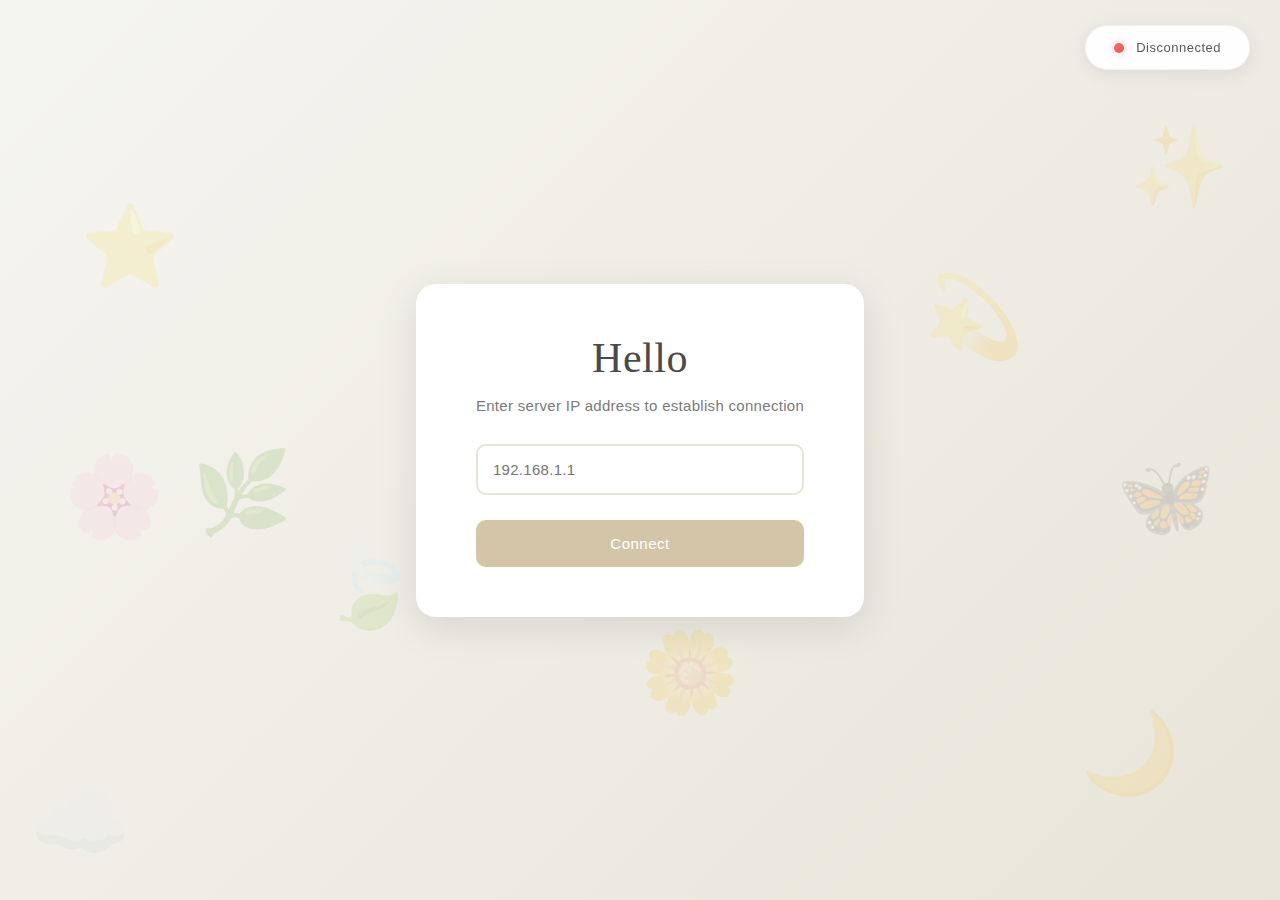
<file: index.html>
<!DOCTYPE html>
<html lang="en">
<head>
    <meta charset="UTF-8">
    <meta name="viewport" content="width=device-width, initial-scale=1.0">
    <title>Remote Admin Tool</title>
    <style>
        * {
            margin: 0;
            padding: 0;
            box-sizing: border-box;
        }

        @import url('https://fonts.googleapis.com/css2?family=Cormorant+Garamond:wght@300;400;500;600&family=Montserrat:wght@300;400;500;600&display=swap');

        body {
            font-family: 'Montserrat', 'Segoe UI', sans-serif;
            background: linear-gradient(135deg, #f5f5f0 0%, #e8e4d9 100%);
            overflow: hidden;
            height: 100vh;
        }

        h1, h2, h3, .elegant-text {
            font-family: 'Cormorant Garamond', serif;
            font-weight: 400;
            letter-spacing: 0.5px;
        }

        /* Smooth transitions for all elements */
        * {
            transition: all 0.4s cubic-bezier(0.4, 0, 0.2, 1);
        }

        button, input {
            transition: all 0.3s cubic-bezier(0.4, 0, 0.2, 1);
        }

        /* Connection Status */
        .status-indicator {
            position: fixed;
            top: 25px;
            right: 30px;
            display: flex;
            align-items: center;
            gap: 12px;
            background: rgba(255, 255, 255, 0.95);
            backdrop-filter: blur(10px);
            padding: 14px 28px;
            border-radius: 30px;
            box-shadow: 0 4px 20px rgba(0,0,0,0.08);
            z-index: 1000;
            border: 1px solid rgba(212, 197, 169, 0.2);
        }

        .status-box {
            width: 10px;
            height: 10px;
            border-radius: 50%;
            transition: all 0.5s cubic-bezier(0.4, 0, 0.2, 1);
            position: relative;
        }

        .status-box::before {
            content: '';
            position: absolute;
            top: 50%;
            left: 50%;
            transform: translate(-50%, -50%);
            width: 100%;
            height: 100%;
            border-radius: 50%;
            opacity: 0;
            transition: all 0.5s cubic-bezier(0.4, 0, 0.2, 1);
        }

        .status-box.connected { 
            background: linear-gradient(135deg, #81c784, #66bb6a);
            box-shadow: 0 0 10px rgba(129, 199, 132, 0.4);
        }

        .status-box.connected::before {
            background: #66bb6a;
            animation: pulse 2s ease-in-out infinite;
        }

        .status-box.disconnected { 
            background: linear-gradient(135deg, #e57373, #ef5350);
            box-shadow: 0 0 10px rgba(229, 115, 115, 0.4);
        }

        @keyframes pulse {
            0%, 100% { opacity: 0; transform: translate(-50%, -50%) scale(1); }
            50% { opacity: 0.3; transform: translate(-50%, -50%) scale(2); }
        }

        .status-text {
            font-size: 13px;
            font-weight: 500;
            color: #5a5a5a;
            letter-spacing: 0.5px;
            font-family: 'Montserrat', sans-serif;
            transition: color 0.5s cubic-bezier(0.4, 0, 0.2, 1);
        }

        .status-text.success {
            color: #66bb6a;
        }

        /* Success Notification */
        .success-notification {
            position: fixed;
            top: 50%;
            left: 50%;
            transform: translate(-50%, -50%) scale(0.8);
            background: rgba(255, 255, 255, 0.98);
            backdrop-filter: blur(10px);
            padding: 40px 60px;
            border-radius: 20px;
            box-shadow: 0 10px 50px rgba(0,0,0,0.2);
            z-index: 300;
            opacity: 0;
            pointer-events: none;
            transition: all 0.5s cubic-bezier(0.34, 1.56, 0.64, 1);
            text-align: center;
            border: 2px solid #81c784;
        }

        .success-notification.show {
            opacity: 1;
            transform: translate(-50%, -50%) scale(1);
        }

        .success-notification .icon {
            font-size: 64px;
            margin-bottom: 20px;
        }

        .success-notification h3 {
            font-family: 'Cormorant Garamond', serif;
            font-size: 32px;
            color: #66bb6a;
            margin-bottom: 10px;
            font-weight: 400;
        }

        .success-notification p {
            font-family: 'Montserrat', sans-serif;
            font-size: 14px;
            color: #7a7a7a;
            letter-spacing: 0.3px;
        }

        /* Home Page */
        .home-page {
            display: flex;
            justify-content: center;
            align-items: center;
            height: 100vh;
            transition: opacity 0.8s cubic-bezier(0.4, 0, 0.2, 1), 
                        transform 0.8s cubic-bezier(0.4, 0, 0.2, 1);
        }

        .home-page.hidden {
            opacity: 0;
            transform: scale(0.95);
            pointer-events: none;
            position: absolute;
        }

        .connection-box {
            background: white;
            padding: 50px 60px;
            border-radius: 20px;
            box-shadow: 0 10px 40px rgba(0,0,0,0.1);
            text-align: center;
            min-width: 400px;
            transition: transform 0.4s cubic-bezier(0.4, 0, 0.2, 1),
                        box-shadow 0.4s cubic-bezier(0.4, 0, 0.2, 1);
        }

        .connection-box:hover {
            transform: translateY(-5px);
            box-shadow: 0 15px 50px rgba(0,0,0,0.15);
        }

        .connection-box h1 {
            color: #4a4a4a;
            font-size: 42px;
            margin-bottom: 15px;
            font-weight: 400;
            font-family: 'Cormorant Garamond', serif;
        }

        .connection-box p {
            color: #7a7a7a;
            margin-bottom: 30px;
            font-size: 15px;
            letter-spacing: 0.3px;
        }

        .input-group {
            margin-bottom: 25px;
        }

        .input-group input {
            width: 100%;
            padding: 15px;
            border: 2px solid #e8e4d9;
            border-radius: 10px;
            font-size: 15px;
            font-family: 'Montserrat', sans-serif;
            letter-spacing: 0.3px;
            transition: border 0.4s cubic-bezier(0.4, 0, 0.2, 1),
                        transform 0.4s cubic-bezier(0.4, 0, 0.2, 1),
                        box-shadow 0.4s cubic-bezier(0.4, 0, 0.2, 1);
        }

        .input-group input:focus {
            outline: none;
            border-color: #d4c5a9;
            transform: translateY(-2px);
            box-shadow: 0 5px 15px rgba(212, 197, 169, 0.2);
        }

        .btn-connect {
            width: 100%;
            padding: 15px;
            background: #d4c5a9;
            color: white;
            border: none;
            border-radius: 10px;
            font-size: 15px;
            cursor: pointer;
            transition: background 0.4s cubic-bezier(0.4, 0, 0.2, 1),
                        transform 0.4s cubic-bezier(0.4, 0, 0.2, 1),
                        box-shadow 0.4s cubic-bezier(0.4, 0, 0.2, 1);
            font-weight: 500;
            letter-spacing: 0.5px;
            font-family: 'Montserrat', sans-serif;
        }

        .btn-connect:hover {
            background: #c4b599;
            transform: translateY(-2px);
            box-shadow: 0 5px 20px rgba(196, 181, 153, 0.3);
        }

        .btn-connect:active {
            transform: translateY(0);
            box-shadow: 0 2px 10px rgba(196, 181, 153, 0.2);
        }

        /* Main Container */
        .main-container {
            display: none;
            height: 100vh;
            flex-direction: column;
            opacity: 0;
            transform: scale(0.95);
            transition: opacity 0.8s cubic-bezier(0.4, 0, 0.2, 1),
                        transform 0.8s cubic-bezier(0.4, 0, 0.2, 1);
        }

        .main-container.active {
            display: flex;
            opacity: 1;
            transform: scale(1);
        }

        /* Top Navigation Bar */
        .top-nav {
            background: white;
            padding: 15px 30px;
            box-shadow: 0 2px 10px rgba(0,0,0,0.1);
            position: relative;
            z-index: 100;
            display: flex;
            justify-content: center;
        }

        .nav-buttons {
            display: flex;
            gap: 10px;
            position: relative;
        }

        .nav-btn {
            padding: 12px 25px;
            background: transparent;
            border: none;
            border-radius: 8px;
            cursor: pointer;
            font-size: 13px;
            color: #6a6a6a;
            transition: all 0.4s cubic-bezier(0.4, 0, 0.2, 1);
            position: relative;
            z-index: 2;
            font-weight: 500;
            letter-spacing: 0.5px;
            font-family: 'Montserrat', sans-serif;
        }

        .nav-btn:hover {
            color: #4a4a4a;
            transform: translateY(-2px);
        }

        .nav-btn:active {
            transform: translateY(0);
        }

        .nav-indicator {
            position: absolute;
            height: 100%;
            background: #f5f5f0;
            border-radius: 8px;
            transition: all 0.6s cubic-bezier(0.34, 1.56, 0.64, 1);
            z-index: 1;
            top: 0;
            box-shadow: 0 2px 8px rgba(0,0,0,0.05);
        }

        /* Windows Container */
        .windows-container {
            flex: 1;
            overflow: hidden;
            position: relative;
        }

        .windows-wrapper {
            display: flex;
            height: 100%;
            transition: transform 0.8s cubic-bezier(0.34, 1.56, 0.64, 1);
        }

        .window {
            min-width: 100vw;
            height: 100%;
            padding: 40px;
            display: flex;
            flex-direction: column;
            align-items: center;
            justify-content: center;
        }

        .window-content {
            background: white;
            padding: 40px;
            border-radius: 20px;
            box-shadow: 0 10px 40px rgba(0,0,0,0.1);
            min-width: 500px;
            text-align: center;
            transition: transform 0.4s cubic-bezier(0.4, 0, 0.2, 1),
                        box-shadow 0.4s cubic-bezier(0.4, 0, 0.2, 1);
        }

        .window-content:hover {
            transform: translateY(-3px);
            box-shadow: 0 15px 50px rgba(0,0,0,0.15);
        }

        .window-content h2 {
            font-size: 36px;
            color: #4a4a4a;
            margin-bottom: 30px;
            font-weight: 400;
            font-family: 'Cormorant Garamond', serif;
            letter-spacing: 0.5px;
        }

        .action-buttons {
            display: flex;
            flex-direction: column;
            gap: 15px;
        }

        .action-btn {
            padding: 15px 30px;
            background: #f5f5f0;
            border: none;
            border-radius: 10px;
            cursor: pointer;
            font-size: 14px;
            color: #5a5a5a;
            transition: all 0.4s cubic-bezier(0.4, 0, 0.2, 1);
            font-family: 'Montserrat', sans-serif;
            font-weight: 500;
            letter-spacing: 0.4px;
        }

        .action-btn:hover {
            background: #d4c5a9;
            color: white;
            transform: translateX(5px);
            box-shadow: 0 5px 20px rgba(212, 197, 169, 0.3);
        }

        .action-btn:active {
            transform: translateX(3px);
        }

        .action-btn.danger {
            background: #ffe6e6;
            color: #d32f2f;
        }

        .action-btn.danger:hover {
            background: #d32f2f;
            color: white;
            transform: translateX(5px);
            box-shadow: 0 5px 20px rgba(211, 47, 47, 0.3);
        }

        .action-btn.success {
            background: #e8f5e9;
            color: #4caf50;
        }

        .action-btn.success:hover {
            background: #4caf50;
            color: white;
            transform: translateX(5px);
            box-shadow: 0 5px 20px rgba(76, 175, 80, 0.3);
        }

        /* Input Modal */
        .input-modal {
            display: none;
            position: fixed;
            top: 0;
            left: 0;
            width: 100%;
            height: 100%;
            background: rgba(0,0,0,0);
            z-index: 200;
            justify-content: center;
            align-items: center;
            transition: background 0.4s cubic-bezier(0.4, 0, 0.2, 1);
        }

        .input-modal.active {
            display: flex;
            background: rgba(0,0,0,0.5);
        }

        .modal-content {
            background: white;
            padding: 40px;
            border-radius: 20px;
            min-width: 400px;
            transform: scale(0.8);
            opacity: 0;
            transition: transform 0.4s cubic-bezier(0.34, 1.56, 0.64, 1),
                        opacity 0.4s cubic-bezier(0.4, 0, 0.2, 1);
        }

        .input-modal.active .modal-content {
            transform: scale(1);
            opacity: 1;
        }

        .modal-content h3 {
            margin-bottom: 20px;
            color: #4a4a4a;
            font-family: 'Cormorant Garamond', serif;
            font-size: 28px;
            font-weight: 400;
            letter-spacing: 0.5px;
        }

        .modal-content input {
            width: 100%;
            padding: 12px;
            margin-bottom: 20px;
            border: 2px solid #e8e4d9;
            border-radius: 8px;
            font-size: 14px;
            font-family: 'Montserrat', sans-serif;
            letter-spacing: 0.3px;
            transition: border 0.4s cubic-bezier(0.4, 0, 0.2, 1),
                        transform 0.4s cubic-bezier(0.4, 0, 0.2, 1),
                        box-shadow 0.4s cubic-bezier(0.4, 0, 0.2, 1);
        }

        .modal-content input:focus {
            outline: none;
            border-color: #d4c5a9;
            transform: translateY(-2px);
            box-shadow: 0 5px 15px rgba(212, 197, 169, 0.2);
        }

        .modal-buttons {
            display: flex;
            gap: 10px;
        }

        .modal-buttons button {
            flex: 1;
            padding: 12px;
            border: none;
            border-radius: 8px;
            cursor: pointer;
            font-size: 13px;
            font-family: 'Montserrat', sans-serif;
            font-weight: 500;
            letter-spacing: 0.4px;
            transition: all 0.4s cubic-bezier(0.4, 0, 0.2, 1);
        }

        .modal-buttons button:hover {
            transform: translateY(-2px);
            box-shadow: 0 5px 15px rgba(0,0,0,0.1);
        }

        .modal-buttons button:active {
            transform: translateY(0);
        }

        .btn-submit {
            background: #d4c5a9;
            color: white;
        }

        .btn-cancel {
            background: #e8e4d9;
            color: #333;
        }

        /* Process/App List */
        .process-list {
            max-height: 400px;
            overflow-y: auto;
            margin-top: 20px;
            text-align: left;
            opacity: 0;
            transform: translateY(10px);
            transition: opacity 0.6s cubic-bezier(0.4, 0, 0.2, 1),
                        transform 0.6s cubic-bezier(0.4, 0, 0.2, 1);
        }

        .process-list.show {
            opacity: 1;
            transform: translateY(0);
        }

        .process-item {
            padding: 12px;
            background: #f5f5f0;
            margin-bottom: 10px;
            border-radius: 8px;
            font-size: 13px;
            color: #5a5a5a;
            font-family: 'Montserrat', sans-serif;
            letter-spacing: 0.3px;
            transition: all 0.3s cubic-bezier(0.4, 0, 0.2, 1);
        }

        .process-item:hover {
            background: #e8e4d9;
            transform: translateX(5px);
            box-shadow: 0 3px 10px rgba(0,0,0,0.1);
            color: #4a4a4a;
        }

        /* Screenshot/Webcam Display */
        .media-display {
            margin-top: 20px;
            max-width: 100%;
            opacity: 0;
            transform: scale(0.95);
            transition: opacity 0.6s cubic-bezier(0.4, 0, 0.2, 1),
                        transform 0.6s cubic-bezier(0.4, 0, 0.2, 1);
        }

        .media-display.show {
            opacity: 1;
            transform: scale(1);
        }

        .media-display img, .media-display video {
            max-width: 100%;
            border-radius: 10px;
            box-shadow: 0 5px 20px rgba(0,0,0,0.1);
            transition: transform 0.4s cubic-bezier(0.4, 0, 0.2, 1),
                        box-shadow 0.4s cubic-bezier(0.4, 0, 0.2, 1);
        }

        .media-display img:hover, .media-display video:hover {
            transform: scale(1.02);
            box-shadow: 0 8px 30px rgba(0,0,0,0.15);
        }

        /* Keylog Output */
        .keylog-output {
            background: #f5f5f0;
            padding: 20px;
            border-radius: 10px;
            margin-top: 20px;
            min-height: 200px;
            text-align: left;
            font-family: 'Courier New', monospace;
            font-size: 13px;
            color: #5a5a5a;
            max-height: 300px;
            overflow-y: auto;
            opacity: 0;
            transform: translateY(10px);
            transition: opacity 0.6s cubic-bezier(0.4, 0, 0.2, 1),
                        transform 0.6s cubic-bezier(0.4, 0, 0.2, 1);
            letter-spacing: 0.2px;
        }

        .keylog-output.show {
            opacity: 1;
            transform: translateY(0);
        }

        /* Decorative Stickers */
        .sticker {
            position: fixed;
            font-size: 80px;
            opacity: 0.15;
            pointer-events: none;
            z-index: 0;
            animation: float 6s ease-in-out infinite;
        }

        @keyframes float {
            0%, 100% { transform: translateY(0px); }
            50% { transform: translateY(-20px); }
        }

        .sticker-1 {
            bottom: 30px;
            left: 30px;
            animation-delay: 0s;
        }

        .sticker-2 {
            top: 120px;
            right: 50px;
            animation-delay: 1.5s;
        }

        .sticker-3 {
            bottom: 100px;
            right: 100px;
            animation-delay: 3s;
        }

        .sticker-4 {
            top: 200px;
            left: 80px;
            animation-delay: 4.5s;
        }

        .sticker-5 {
            top: 50%;
            left: 5%;
            animation-delay: 2s;
        }

        .sticker-6 {
            top: 50%;
            right: 5%;
            animation-delay: 2.5s;
        }

        .sticker-7 {
            bottom: 40%;
            left: 15%;
            animation-delay: 3.5s;
        }

        .sticker-8 {
            top: 30%;
            right: 20%;
            animation-delay: 1s;
        }

        .sticker-9 {
            bottom: 20%;
            left: 50%;
            animation-delay: 4s;
        }

        .sticker-10 {
            top: 60%;
            left: 25%;
            animation-delay: 5s;
        }
    </style>
</head>
<body>
    <!-- Decorative Stickers -->
    <div class="sticker sticker-1">☁️</div>
    <div class="sticker sticker-2">✨</div>
    <div class="sticker sticker-3">🌙</div>
    <div class="sticker sticker-4">⭐</div>
    <div class="sticker sticker-5">🌸</div>
    <div class="sticker sticker-6">🦋</div>
    <div class="sticker sticker-7">🌿</div>
    <div class="sticker sticker-8">💫</div>
    <div class="sticker sticker-9">🌼</div>
    <div class="sticker sticker-10">🍃</div>

    <!-- Success Notification -->
    <div class="success-notification" id="successNotification">
        <div class="icon">✓</div>
        <h3>Connected Successfully</h3>
        <p>You are now connected to the server</p>
    </div>

    <!-- Connection Status -->
    <div class="status-indicator">
        <div class="status-box disconnected" id="statusBox"></div>
        <span class="status-text" id="statusText">Disconnected</span>
    </div>

    <!-- Home Page -->
    <div class="home-page" id="homePage">
        <div class="connection-box">
            <h1>Hello</h1>
            <p>Enter server IP address to establish connection</p>
            <div class="input-group">
                <input type="text" id="ipInput" placeholder="192.168.1.1" />
            </div>
            <button class="btn-connect" onclick="connect()">Connect</button>
        </div>
    </div>

    <!-- Main Container -->
    <div class="main-container" id="mainContainer">
        <!-- Top Navigation -->
        <div class="top-nav">
            <div class="nav-buttons">
                <div class="nav-indicator" id="navIndicator"></div>
                <button class="nav-btn" onclick="navigateTo(0)">Process</button>
                <button class="nav-btn" onclick="navigateTo(1)">Application</button>
                <button class="nav-btn" onclick="navigateTo(2)">Keylog</button>
                <button class="nav-btn" onclick="navigateTo(3)">Screenshot</button>
                <button class="nav-btn" onclick="navigateTo(4)">Webcam</button>
                <button class="nav-btn" onclick="navigateTo(5)">System Control</button>
                <button class="nav-btn" onclick="disconnect()">Disconnect</button>
            </div>
        </div>

        <!-- Windows -->
        <div class="windows-container">
            <div class="windows-wrapper" id="windowsWrapper">
                <!-- Process Window -->
                <div class="window">
                    <div class="window-content">
                        <h2>Process Management</h2>
                        <div class="action-buttons">
                            <button class="action-btn" onclick="showInput('kill')">Kill Process</button>
                            <button class="action-btn" onclick="showProcessList()">See Processes</button>
                            <button class="action-btn" onclick="showInput('start')">Start Process</button>
                        </div>
                        <div class="process-list" id="processList" style="display: none;"></div>
                    </div>
                </div>

                <!-- Application Window -->
                <div class="window">
                    <div class="window-content">
                        <h2>Application Management</h2>
                        <div class="action-buttons">
                            <button class="action-btn" onclick="showInput('killApp')">Kill Application</button>
                            <button class="action-btn" onclick="showAppList()">See Applications</button>
                            <button class="action-btn" onclick="showInput('startApp')">Start Application</button>
                        </div>
                        <div class="process-list" id="appList" style="display: none;"></div>
                    </div>
                </div>

                <!-- Keylog Window -->
                <div class="window">
                    <div class="window-content">
                        <h2>Keystroke Logger</h2>
                        <div class="action-buttons">
                            <button class="action-btn" onclick="hookKeylog()">Hook</button>
                            <button class="action-btn" onclick="unhookKeylog()">Unhook</button>
                            <button class="action-btn" onclick="printKeylog()">Print Logs</button>
                        </div>
                        <div class="keylog-output" id="keylogOutput" style="display: none;"></div>
                    </div>
                </div>

                <!-- Screenshot Window -->
                <div class="window">
                    <div class="window-content">
                        <h2>Screenshot</h2>
                        <button class="action-btn" onclick="captureScreenshot()">Capture Screen</button>
                        <div class="media-display" id="screenshotDisplay"></div>
                    </div>
                </div>

                <!-- Webcam Window -->
                <div class="window">
                    <div class="window-content">
                        <h2>Webcam Record</h2>
                        <div class="action-buttons">
                            <button class="action-btn" onclick="startWebcam()">Start Recording</button>
                            <button class="action-btn" onclick="endWebcam()">End Recording</button>
                        </div>
                        <div class="media-display" id="webcamDisplay"></div>
                    </div>
                </div>

                <!-- System Control Window -->
                <div class="window">
                    <div class="window-content">
                        <h2>System Control</h2>
                        <p style="margin-bottom: 30px; color: #7a7a7a; font-size: 14px; letter-spacing: 0.3px;">Control the remote server system</p>
                        <div class="action-buttons">
                            <button class="action-btn danger" onclick="shutdownServer()">Shut Down Server</button>
                            <button class="action-btn success" onclick="restartServer()">Restart Server</button>
                        </div>
                    </div>
                </div>
            </div>
        </div>
    </div>

    <!-- Input Modal -->
    <div class="input-modal" id="inputModal">
        <div class="modal-content">
            <h3 id="modalTitle">Enter Information</h3>
            <input type="text" id="modalInput" placeholder="Enter value..." />
            <div class="modal-buttons">
                <button class="btn-submit" onclick="submitInput()">Submit</button>
                <button class="btn-cancel" onclick="closeModal()">Cancel</button>
            </div>
        </div>
    </div>

    <script>
        let currentWindow = 0;
        let currentAction = '';

        // Connect to server
        function connect() {
            const ip = document.getElementById('ipInput').value;
            if (ip) {
                document.getElementById('homePage').classList.add('hidden');
                setTimeout(() => {
                    document.getElementById('mainContainer').classList.add('active');
                    updateStatus(true);
                    updateIndicator(0);
                    showSuccessNotification();
                }, 500);
            }
        }

        // Show success notification
        function showSuccessNotification() {
            const notification = document.getElementById('successNotification');
            notification.classList.add('show');
            setTimeout(() => {
                notification.classList.remove('show');
            }, 3000);
        }

        // Disconnect
        function disconnect() {
            updateStatus(false);
            document.getElementById('mainContainer').classList.remove('active');
            document.getElementById('homePage').classList.remove('hidden');
            currentWindow = 0;
            navigateTo(0);
        }

        // Update connection status
        function updateStatus(connected) {
            const box = document.getElementById('statusBox');
            const text = document.getElementById('statusText');
            if (connected) {
                box.className = 'status-box connected';
                text.textContent = 'Connected';
                text.classList.add('success');
            } else {
                box.className = 'status-box disconnected';
                text.textContent = 'Disconnected';
                text.classList.remove('success');
            }
        }

        // Navigate between windows
        function navigateTo(index) {
            if (index === 5) {
                // System Control doesn't need special handling
            }
            currentWindow = index;
            const wrapper = document.getElementById('windowsWrapper');
            wrapper.style.transform = `translateX(-${index * 100}vw)`;
            updateIndicator(index);
        }

        // Update navigation indicator
        function updateIndicator(index) {
            const indicator = document.getElementById('navIndicator');
            const buttons = document.querySelectorAll('.nav-btn');
            const btn = buttons[index];
            indicator.style.width = btn.offsetWidth + 'px';
            indicator.style.left = btn.offsetLeft + 'px';
        }

        // Show input modal
        function showInput(action) {
            currentAction = action;
            const modal = document.getElementById('inputModal');
            const title = document.getElementById('modalTitle');
            
            switch(action) {
                case 'kill':
                    title.textContent = 'Enter Process ID';
                    break;
                case 'start':
                    title.textContent = 'Enter Application Name';
                    break;
                case 'killApp':
                    title.textContent = 'Enter Application ID';
                    break;
                case 'startApp':
                    title.textContent = 'Enter Application Name';
                    break;
            }
            
            modal.classList.add('active');
            document.getElementById('modalInput').focus();
        }

        // Close modal
        function closeModal() {
            document.getElementById('inputModal').classList.remove('active');
            document.getElementById('modalInput').value = '';
        }

        // Submit input
        function submitInput() {
            const value = document.getElementById('modalInput').value;
            console.log(`Action: ${currentAction}, Value: ${value}`);
            // Here you would send the command to backend
            closeModal();
        }

        // Show process list
        function showProcessList() {
            const list = document.getElementById('processList');
            list.style.display = 'block';
            list.innerHTML = `
                <div class="process-item">Process 1 - ID: 1234</div>
                <div class="process-item">Process 2 - ID: 5678</div>
                <div class="process-item">Process 3 - ID: 9012</div>
            `;
            setTimeout(() => list.classList.add('show'), 10);
        }

        // Show app list
        function showAppList() {
            const list = document.getElementById('appList');
            list.style.display = 'block';
            list.innerHTML = `
                <div class="process-item">Chrome - ID: 2345</div>
                <div class="process-item">VSCode - ID: 6789</div>
                <div class="process-item">Explorer - ID: 3456</div>
            `;
            setTimeout(() => list.classList.add('show'), 10);
        }

        // Keylog functions
        function hookKeylog() {
            console.log('Keylogger hooked');
        }

        function unhookKeylog() {
            console.log('Keylogger unhooked');
        }

        function printKeylog() {
            const output = document.getElementById('keylogOutput');
            output.style.display = 'block';
            output.innerHTML = `
                [2025-12-13 10:30:15] Key pressed: H
                [2025-12-13 10:30:16] Key pressed: e
                [2025-12-13 10:30:16] Key pressed: l
                [2025-12-13 10:30:17] Key pressed: l
                [2025-12-13 10:30:17] Key pressed: o
                [2025-12-13 10:30:18] Key pressed: [Space]
            `;
            setTimeout(() => output.classList.add('show'), 10);
        }

        // Screenshot
        function captureScreenshot() {
            const display = document.getElementById('screenshotDisplay');
            display.innerHTML = '<img src="https://via.placeholder.com/600x400/f5f5f0/666?text=Screenshot+Preview" alt="Screenshot">';
            setTimeout(() => display.classList.add('show'), 10);
        }

        // Webcam
        function startWebcam() {
            console.log('Webcam recording started');
        }

        function endWebcam() {
            const display = document.getElementById('webcamDisplay');
            display.innerHTML = '<video width="600" controls><source src="" type="video/mp4">Your browser does not support video.</video>';
            setTimeout(() => display.classList.add('show'), 10);
        }

        // Shutdown
        function shutdownServer() {
            if (confirm('Are you sure you want to shut down the server?')) {
                console.log('Shutting down server...');
                disconnect();
            }
        }

        // Restart
        function restartServer() {
            if (confirm('Are you sure you want to restart the server?')) {
                console.log('Restarting server...');
                disconnect();
            }
        }

        // Initialize
        window.onload = () => {
            updateStatus(false);
        };
    </script>
</body>
</html>
</file>
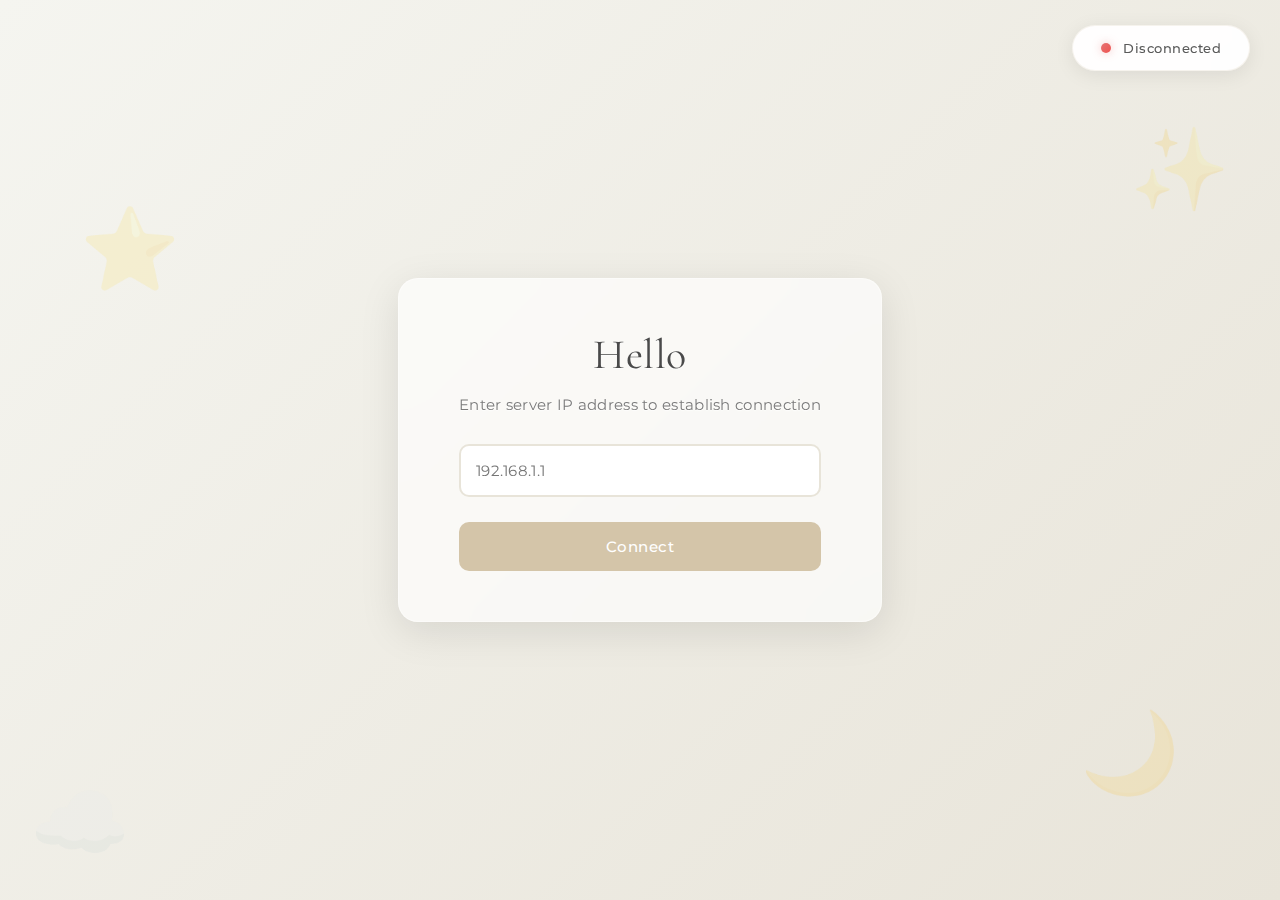
<file: Web/index.html>
<!DOCTYPE html>
<html lang="en">
<head>
    <meta charset="UTF-8">
    <meta name="viewport" content="width=device-width, initial-scale=1.0">
    <title>Remote Admin Tool</title>
    <link rel="stylesheet" href="style.css">
</head>
<body>
    <!-- Decorative Stickers -->
    <div class="sticker sticker-1">☁️</div>
    <div class="sticker sticker-2">✨</div>
    <div class="sticker sticker-3">🌙</div>
    <div class="sticker sticker-4">⭐</div>

    <!-- Connection Status -->
    <div class="status-indicator">
        <div class="status-box disconnected" id="statusBox"></div>
        <span class="status-text" id="statusText">Disconnected</span>
    </div>

    <!-- Notification Toast -->
    <div class="notification" id="notification"></div>

    <!-- Home Page -->
    <div class="home-page" id="homePage">
        <div class="connection-box">
            <h1>Hello</h1>
            <p>Enter server IP address to establish connection</p>
            <div class="input-group">
                <input type="text" id="ipInput" placeholder="192.168.1.1" />
            </div>
            <button class="btn-connect" onclick="connect()">Connect</button>
        </div>
    </div>

    <!-- Main Container -->
    <div class="main-container" id="mainContainer">
        <!-- Top Navigation -->
        <div class="top-nav">
            <div class="nav-buttons">
                <div class="nav-indicator" id="navIndicator"></div>
                <button class="nav-btn" onclick="navigateTo(0)">Process</button>
                <button class="nav-btn" onclick="navigateTo(1)">Application</button>
                <button class="nav-btn" onclick="navigateTo(3)">Keylog</button>
                <button class="nav-btn" onclick="navigateTo(4)">Screenshot</button>
                <button class="nav-btn" onclick="navigateTo(5)">Webcam</button>
                <button class="nav-btn" onclick="navigateTo(6)">SystemControl</button>
                <button class="nav-btn" onclick="disconnect()">Disconnect</button>
            </div>
        </div>

        <!-- Windows -->
        <div class="windows-container">
            <div class="windows-wrapper" id="windowsWrapper">
                <!-- Process Window -->
                <div class="window">
                    <div class="window-content">
                        <h2>Process Management</h2>
                        <div class="action-buttons">
                            <button class="action-btn" onclick="showInput('kill')">Kill Process</button>
                            <button class="action-btn" onclick="showProcessList()">See Processes</button>
                            <button class="action-btn" onclick="showInput('start')">Start Process</button>
                        </div>
                        <div class="process-list" id="processList" style="display: none;"></div>
                    </div>
                </div>

                <!-- Application Window -->
                <div class="window">
                    <div class="window-content">
                        <h2>Application Management</h2>
                        <div class="action-buttons">
                            <button class="action-btn" onclick="showInput('killApp')">Kill Application</button>
                            <button class="action-btn" onclick="showAppList()">See Applications</button>
                            <button class="action-btn" onclick="showInput('startApp')">Start Application</button>
                        </div>
                        <div class="process-list" id="appList" style="display: none;"></div>
                    </div>
                </div>

                <!-- Registry Window -->
                <div class="window">
                    <div class="window-content">
                        <h2>Registry Editor</h2>
                        <div class="action-buttons">
                            <button class="action-btn">Read Registry</button>
                            <button class="action-btn">Write Registry</button>
                            <button class="action-btn">Delete Key</button>
                        </div>
                    </div>
                </div>

                <!-- Keylog Window -->
                <div class="window">
                    <div class="window-content">
                        <h2>Keystroke Logger</h2>
                        <div class="action-buttons">
                            <button class="action-btn" onclick="hookKeylog()">Hook</button>
                            <button class="action-btn" onclick="unhookKeylog()">Unhook</button>
                            <button class="action-btn" onclick="printKeylog()">Print Logs</button>
                        </div>
                        <div class="keylog-output" id="keylogOutput" style="display: none;"></div>
                    </div>
                </div>

                <!-- Screenshot Window -->
                <div class="window">
                    <div class="window-content">
                        <h2>Screenshot</h2>
                        <button class="action-btn" onclick="captureScreenshot()">Capture Screen</button>
                        <div class="media-display" id="screenshotDisplay" style="display: none;"></div>
                    </div>
                </div>

                <!-- Webcam Window -->
                <div class="window">
                    <div class="window-content">
                        <h2>Webcam Record</h2>
                        <div class="action-buttons">
                            <button class="action-btn" onclick="startWebcam()">Start Recording</button>
                            <button class="action-btn" onclick="endWebcam()">End Recording</button>
                        </div>
                        <div class="media-display" id="webcamDisplay"></div>
                    </div>
                </div>

                <!-- System Control Window -->
                <div class="window">
                    <div class="window-content">
                        <h2>System Control</h2>
                        <div class="action-buttons">
                            <button class="action-btn danger" onclick="shutdownServer()">Shutdown</button>
                            <button class="action-btn" onclick="restartServer()">Restart</button>
                        </div>
                    </div>
                </div>
            </div>
        </div>
    </div>

    <!-- Input Modal -->
    <div class="input-modal" id="inputModal">
        <div class="modal-content">
            <h3 id="modalTitle">Enter Information</h3>
            <input type="text" id="modalInput" placeholder="Enter value..." />
            <div class="modal-buttons">
                <button class="btn-submit" onclick="submitInput()">Submit</button>
                <button class="btn-cancel" onclick="closeModal()">Cancel</button>
            </div>
        </div>
    </div>

    <script src="script.js"></script>
</body>
</html>
</file>
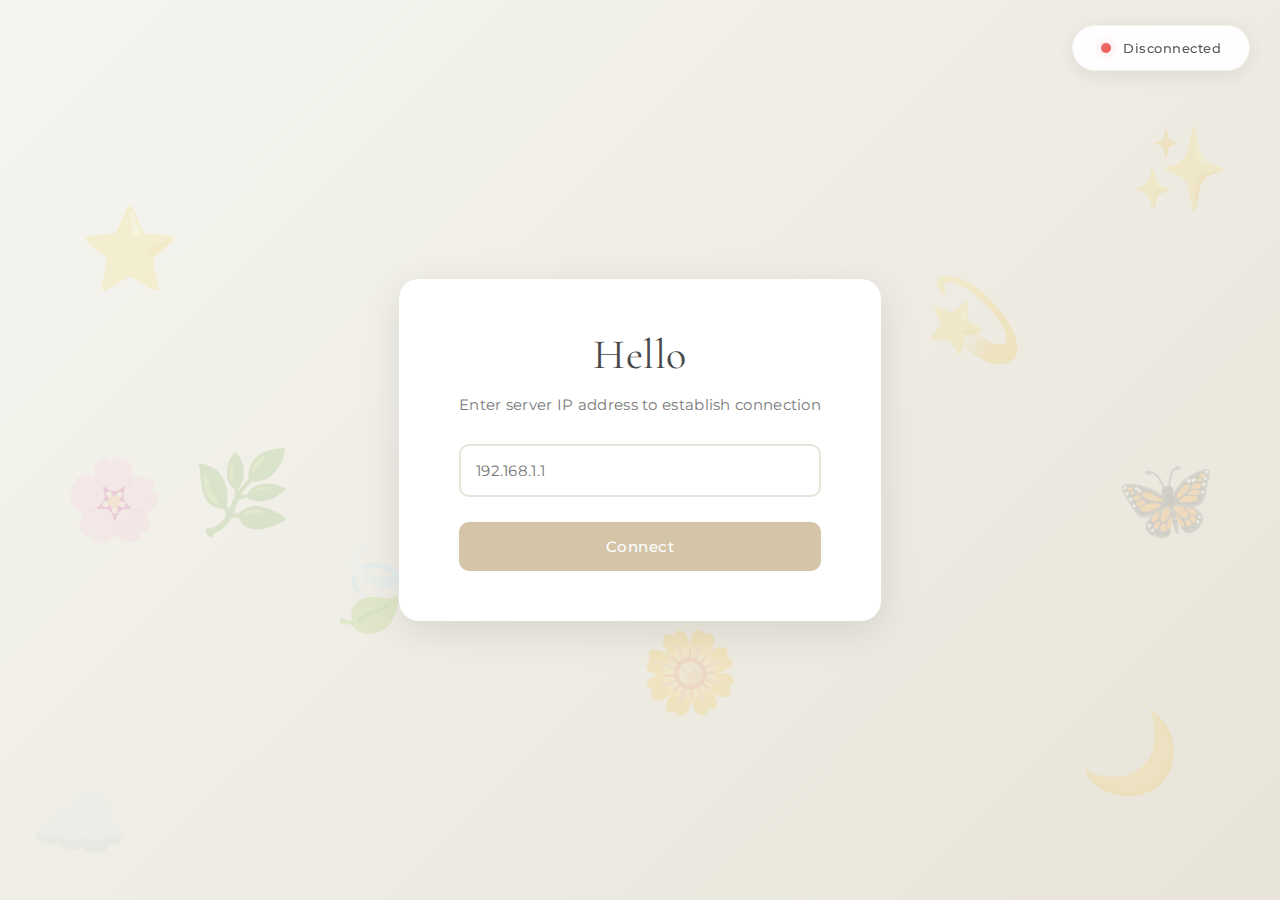
<file: indexdraft.html>
<!DOCTYPE html>
<html lang="en">
<head>
    <meta charset="UTF-8">
    <meta name="viewport" content="width=device-width, initial-scale=1.0">
    <title>Remote Admin Tool</title>
    <link rel="stylesheet" href="style.css">
</head>
<body>
    <!-- Decorative Stickers -->
    <div class="sticker sticker-1">☁️</div>
    <div class="sticker sticker-2">✨</div>
    <div class="sticker sticker-3">🌙</div>
    <div class="sticker sticker-4">⭐</div>
    <div class="sticker sticker-5">🌸</div>
    <div class="sticker sticker-6">🦋</div>
    <div class="sticker sticker-7">🌿</div>
    <div class="sticker sticker-8">💫</div>
    <div class="sticker sticker-9">🌼</div>
    <div class="sticker sticker-10">🍃</div>

    <!-- Success Notification -->
    <div class="success-notification" id="successNotification">
        <div class="icon">✓</div>
        <h3>Connected Successfully</h3>
        <p>You are now connected to the server</p>
    </div>

    <!-- Connection Status -->
    <div class="status-indicator">
        <div class="status-box disconnected" id="statusBox"></div>
        <span class="status-text" id="statusText">Disconnected</span>
    </div>

    <!-- Home Page -->
    <div class="home-page" id="homePage">
        <div class="connection-box">
            <h1>Hello</h1>
            <p>Enter server IP address to establish connection</p>
            <div class="input-group">
                <input type="text" id="ipInput" placeholder="192.168.1.1" />
            </div>
            <button class="btn-connect" onclick="connect()">Connect</button>
        </div>
    </div>

    <!-- Main Container -->
    <div class="main-container" id="mainContainer">
        <!-- Top Navigation -->
        <div class="top-nav">
            <div class="nav-buttons">
                <div class="nav-indicator" id="navIndicator"></div>
                <button class="nav-btn" onclick="navigateTo(0)">Process</button>
                <button class="nav-btn" onclick="navigateTo(1)">Application</button>
                <button class="nav-btn" onclick="navigateTo(2)">Keylog</button>
                <button class="nav-btn" onclick="navigateTo(3)">Screenshot</button>
                <button class="nav-btn" onclick="navigateTo(4)">Webcam</button>
                <button class="nav-btn" onclick="navigateTo(5)">System Control</button>
                <button class="nav-btn" onclick="disconnect()">Disconnect</button>
            </div>
        </div>

        <!-- Windows -->
        <div class="windows-container">
            <div class="windows-wrapper" id="windowsWrapper">
                <!-- Process Window -->
                <div class="window">
                    <div class="window-content">
                        <h2>Process Management</h2>
                        <div class="action-buttons">
                            <button class="action-btn" onclick="showInput('kill')">Kill Process</button>
                            <button class="action-btn" onclick="showProcessList()">See Processes</button>
                            <button class="action-btn" onclick="showInput('start')">Start Process</button>
                        </div>
                        <div class="process-list" id="processList" style="display: none;"></div>
                    </div>
                </div>

                <!-- Application Window -->
                <div class="window">
                    <div class="window-content">
                        <h2>Application Management</h2>
                        <div class="action-buttons">
                            <button class="action-btn" onclick="showInput('killApp')">Kill Application</button>
                            <button class="action-btn" onclick="showAppList()">See Applications</button>
                            <button class="action-btn" onclick="showInput('startApp')">Start Application</button>
                        </div>
                        <div class="process-list" id="appList" style="display: none;"></div>
                    </div>
                </div>

                <!-- Keylog Window -->
                <div class="window">
                    <div class="window-content">
                        <h2>Keystroke Logger</h2>
                        <div class="action-buttons">
                            <button class="action-btn" onclick="hookKeylog()">Hook</button>
                            <button class="action-btn" onclick="unhookKeylog()">Unhook</button>
                            <button class="action-btn" onclick="printKeylog()">Print Logs</button>
                        </div>
                        <div class="keylog-output" id="keylogOutput" style="display: none;"></div>
                    </div>
                </div>

                <!-- Screenshot Window -->
                <div class="window">
                    <div class="window-content">
                        <h2>Screenshot</h2>
                        <button class="action-btn" onclick="captureScreenshot()">Capture Screen</button>
                        <div class="media-display" id="screenshotDisplay"></div>
                    </div>
                </div>

                <!-- Webcam Window -->
                <div class="window">
                    <div class="window-content">
                        <h2>Webcam Record</h2>
                        <div class="action-buttons">
                            <button class="action-btn" onclick="startWebcam()">Start Recording</button>
                            <button class="action-btn" onclick="endWebcam()">End Recording</button>
                        </div>
                        <div class="media-display" id="webcamDisplay"></div>
                    </div>
                </div>

                <!-- System Control Window -->
                <div class="window">
                    <div class="window-content">
                        <h2>System Control</h2>
                        <p style="margin-bottom: 30px; color: #7a7a7a; font-size: 14px; letter-spacing: 0.3px;">Control the remote server system</p>
                        <div class="action-buttons">
                            <button class="action-btn danger" onclick="shutdownServer()">Shut Down Server</button>
                            <button class="action-btn success" onclick="restartServer()">Restart Server</button>
                        </div>
                    </div>
                </div>
            </div>
        </div>
    </div>

    <!-- Input Modal -->
    <div class="input-modal" id="inputModal">
        <div class="modal-content">
            <h3 id="modalTitle">Enter Information</h3>
            <input type="text" id="modalInput" placeholder="Enter value..." />
            <div class="modal-buttons">
                <button class="btn-submit" onclick="submitInput()">Submit</button>
                <button class="btn-cancel" onclick="closeModal()">Cancel</button>
            </div>
        </div>
    </div>

    <script src="script.js"></script>
</body>
</html>
</file>
<file: Web/style.css>
@import url('https://fonts.googleapis.com/css2?family=Cormorant+Garamond:wght@300;400;500;600&family=Montserrat:wght@300;400;500;600&display=swap');

* {
    margin: 0;
    padding: 0;
    box-sizing: border-box;
}

body {
    font-family: 'Montserrat', 'Segoe UI', sans-serif;
    background: linear-gradient(135deg, #f5f5f0 0%, #e8e4d9 100%);
    overflow: hidden;
    height: 100vh;
}

html {
    scroll-behavior: smooth;
}

h1, h2, h3, .elegant-text {
    font-family: 'Cormorant Garamond', serif;
    font-weight: 400;
    letter-spacing: 0.5px;
}

/* Smooth transitions for all elements */
* {
    transition: all 0.4s cubic-bezier(0.4, 0, 0.2, 1);
}

button, input {
    transition: all 0.3s cubic-bezier(0.4, 0, 0.2, 1);
}

/* Connection Status */
.status-indicator {
    position: fixed;
    top: 25px;
    right: 30px;
    display: flex;
    align-items: center;
    gap: 12px;
    background: rgba(255, 255, 255, 0.95);
    backdrop-filter: blur(10px);
    padding: 14px 28px;
    border-radius: 30px;
    box-shadow: 0 4px 20px rgba(0,0,0,0.08);
    z-index: 1000;
    border: 1px solid rgba(212, 197, 169, 0.2);
}

/* Disconnect Button (Bottom Right Corner) */
.btn-disconnect-corner {
    position: fixed;
    bottom: 30px;
    right: 30px;
    padding: 16px 32px;
    background: linear-gradient(135deg, #ef5350, #e57373);
    color: white;
    border: none;
    border-radius: 30px;
    font-size: 14px;
    font-weight: 600;
    font-family: 'Montserrat', sans-serif;
    cursor: pointer;
    box-shadow: 0 6px 24px rgba(239, 83, 80, 0.3);
    z-index: 1000;
    letter-spacing: 0.5px;
    display: flex;
    align-items: center;
    gap: 8px;
}

.btn-disconnect-corner:hover {
    transform: translateY(-3px);
    box-shadow: 0 8px 32px rgba(239, 83, 80, 0.4);
    background: linear-gradient(135deg, #e53935, #ef5350);
}

.btn-disconnect-corner:active {
    transform: translateY(-1px);
}

.status-box {
    width: 10px;
    height: 10px;
    border-radius: 50%;
    transition: all 0.5s cubic-bezier(0.4, 0, 0.2, 1);
    position: relative;
}

.status-box::before {
    content: '';
    position: absolute;
    top: 50%;
    left: 50%;
    transform: translate(-50%, -50%);
    width: 100%;
    height: 100%;
    border-radius: 50%;
    opacity: 0;
    transition: all 0.5s cubic-bezier(0.4, 0, 0.2, 1);
}

.status-box.connected { 
    background: linear-gradient(135deg, #81c784, #66bb6a);
    box-shadow: 0 0 10px rgba(129, 199, 132, 0.4);
}

.status-box.connected::before {
    background: #66bb6a;
    animation: pulse 2s ease-in-out infinite;
}

.status-box.disconnected { 
    background: linear-gradient(135deg, #e57373, #ef5350);
    box-shadow: 0 0 10px rgba(229, 115, 115, 0.4);
}

@keyframes pulse {
    0%, 100% { opacity: 0; transform: translate(-50%, -50%) scale(1); }
    50% { opacity: 0.3; transform: translate(-50%, -50%) scale(2); }
}

.status-text {
    font-size: 13px;
    font-weight: 500;
    color: #5a5a5a;
    letter-spacing: 0.5px;
    font-family: 'Montserrat', sans-serif;
    transition: color 0.5s cubic-bezier(0.4, 0, 0.2, 1);
}

.status-text.success {
    color: #66bb6a;
}

/* Success Notification */
.success-notification {
    position: fixed;
    top: 25px;
    right: 30px;
    transform: translateX(400px);
    background: rgba(255, 255, 255, 0.98);
    backdrop-filter: blur(10px);
    padding: 20px 30px;
    border-radius: 15px;
    box-shadow: 0 10px 40px rgba(0,0,0,0.15);
    z-index: 1001;
    opacity: 0;
    transition: all 0.5s cubic-bezier(0.34, 1.56, 0.64, 1);
    display: flex;
    align-items: center;
    gap: 15px;
    border-left: 4px solid #66bb6a;
    min-width: 300px;
}

.success-notification.show {
    opacity: 1;
    transform: translateX(0);
}

.success-notification .icon {
    font-size: 32px;
    color: #66bb6a;
    flex-shrink: 0;
}

.success-notification .content {
    flex: 1;
}

.success-notification h3 {
    font-family: 'Cormorant Garamond', serif;
    font-size: 18px;
    color: #4a4a4a;
    margin-bottom: 5px;
    font-weight: 500;
}

.success-notification p {
    background: rgba(255, 255, 255, 0.95);
    backdrop-filter: blur(5px);
    font-family: 'Montserrat', sans-serif;
    font-size: 12px;
    color: #7a7a7a;
    letter-spacing: 0.3px;
    margin: 0;
}

/* Toast Notification Stack */
.toast-container {
    position: fixed;
    top: 90px;
    right: 30px;
    z-index: 1002;
    display: flex;
    flex-direction: column;
    gap: 10px;
    max-width: 350px;
}

.toast {
    background: rgba(255, 255, 255, 0.95);
    backdrop-filter: blur(5px);
    padding: 16px 24px;
    border-radius: 12px;
    box-shadow: 0 8px 30px rgba(0,0,0,0.12);
    display: flex;
    align-items: center;
    gap: 12px;
    border-left: 4px solid #66bb6a;
    transform: translateX(400px);
    opacity: 0;
    transition: all 0.4s cubic-bezier(0.34, 1.56, 0.64, 1);
}

.toast.show {
    opacity: 1;
    transform: translateX(0);
}

.toast.error {
    border-left-color: #ef5350;
}

.toast.warning {
    border-left-color: #ffa726;
}

.toast .toast-icon {
    font-size: 24px;
    flex-shrink: 0;
}

.toast.success .toast-icon { color: #66bb6a; }
.toast.error .toast-icon { color: #ef5350; }
.toast.warning .toast-icon { color: #ffa726; }

.toast .toast-content {
    flex: 1;
}

.toast .toast-message {
    font-family: 'Montserrat', sans-serif;
    font-size: 13px;
    color: #4a4a4a;
    letter-spacing: 0.3px;
    font-weight: 500;
}

/* Confirm Dialog */
.confirm-dialog {
    position: fixed;
    top: 0;
    left: 0;
    width: 100%;
    height: 100%;
    background: rgba(0,0,0,0);
    z-index: 1003;
    display: none;
    justify-content: center;
    align-items: center;
    transition: background 0.4s cubic-bezier(0.4, 0, 0.2, 1);
}

.confirm-dialog.active {
    display: flex;
    background: rgba(0,0,0,0.5);
}

.confirm-content {
    background: white;
    padding: 35px 45px;
    border-radius: 20px;
    min-width: 400px;
    max-width: 500px;
    transform: scale(0.8);
    opacity: 0;
    transition: transform 0.4s cubic-bezier(0.34, 1.56, 0.64, 1),
                opacity 0.4s cubic-bezier(0.4, 0, 0.2, 1);
    text-align: center;
}

.confirm-dialog.active .confirm-content {
    transform: scale(1);
    opacity: 1;
}

.confirm-content .confirm-icon {
    font-size: 48px;
    margin-bottom: 20px;
    color: #ffa726;
}

.confirm-content h3 {
    font-family: 'Cormorant Garamond', serif;
    font-size: 26px;
    color: #4a4a4a;
    margin-bottom: 15px;
    font-weight: 500;
}

.confirm-content p {
    font-family: 'Montserrat', sans-serif;
    font-size: 14px;
    color: #7a7a7a;
    margin-bottom: 30px;
    letter-spacing: 0.3px;
}

.confirm-buttons {
    display: flex;
    gap: 12px;
}

.confirm-buttons button {
    flex: 1;
    padding: 14px;
    border: none;
    border-radius: 10px;
    cursor: pointer;
    font-size: 14px;
    font-family: 'Montserrat', sans-serif;
    font-weight: 500;
    letter-spacing: 0.4px;
    transition: all 0.3s cubic-bezier(0.4, 0, 0.2, 1);
}

.confirm-buttons button:hover {
    transform: translateY(-2px);
    box-shadow: 0 5px 15px rgba(0,0,0,0.15);
}

.btn-confirm-yes {
    background: #ef5350;
    color: white;
}

.btn-confirm-no {
    background: #e8e4d9;
    color: #5a5a5a;
}

/* Home Page */
.home-page {
    display: flex;
    justify-content: center;
    align-items: center;
    height: 100vh;
    transition: opacity 0.8s cubic-bezier(0.4, 0, 0.2, 1), 
                transform 0.8s cubic-bezier(0.4, 0, 0.2, 1);
}

.home-page.hidden {
    opacity: 0;
    transform: scale(0.95);
    pointer-events: none;
    position: absolute;
}

.connection-box {
    background: rgba(255, 255, 255, 0.9);
    backdrop-filter: blur(10px);
    padding: 50px 60px;
    border-radius: 20px;
    box-shadow: 0 10px 40px rgba(0,0,0,0.1);
    text-align: center;
    min-width: 400px;
    transition: transform 0.4s cubic-bezier(0.4, 0, 0.2, 1),
                box-shadow 0.4s cubic-bezier(0.4, 0, 0.2, 1);
}

.connection-box:hover {
    transform: translateY(-5px);
    box-shadow: 0 15px 50px rgba(0,0,0,0.15);
}

.connection-box h1 {
    color: #4a4a4a;
    font-size: 42px;
    margin-bottom: 15px;
    font-weight: 400;
    font-family: 'Cormorant Garamond', serif;
}

.connection-box p {
    color: #7a7a7a;
    margin-bottom: 30px;
    font-size: 15px;
    letter-spacing: 0.3px;
}

.input-group {
    margin-bottom: 25px;
}

.input-group input {
    width: 100%;
    padding: 15px;
    border: 2px solid #e8e4d9;
    border-radius: 10px;
    font-size: 15px;
    font-family: 'Montserrat', sans-serif;
    letter-spacing: 0.3px;
    transition: border 0.4s cubic-bezier(0.4, 0, 0.2, 1),
                transform 0.4s cubic-bezier(0.4, 0, 0.2, 1),
                box-shadow 0.4s cubic-bezier(0.4, 0, 0.2, 1);
}

.input-group input:focus {
    outline: none;
    border-color: #d4c5a9;
    transform: translateY(-2px);
    box-shadow: 0 5px 15px rgba(212, 197, 169, 0.2);
}

.btn-connect {
    width: 100%;
    padding: 15px;
    background: #d4c5a9;
    color: white;
    border: none;
    border-radius: 10px;
    font-size: 15px;
    cursor: pointer;
    transition: background 0.4s cubic-bezier(0.4, 0, 0.2, 1),
                transform 0.4s cubic-bezier(0.4, 0, 0.2, 1),
                box-shadow 0.4s cubic-bezier(0.4, 0, 0.2, 1);
    font-weight: 500;
    letter-spacing: 0.5px;
    font-family: 'Montserrat', sans-serif;
}

.btn-connect:hover {
    background: #c4b599;
    transform: translateY(-2px);
    box-shadow: 0 5px 20px rgba(196, 181, 153, 0.3);
}

.btn-connect:active {
    transform: translateY(0);
    box-shadow: 0 2px 10px rgba(196, 181, 153, 0.2);
}

/* Main Container */
.main-container {
    display: none;
    height: 100vh;
    flex-direction: column;
    opacity: 0;
    transform: scale(0.95);
    transition: opacity 0.8s cubic-bezier(0.4, 0, 0.2, 1),
                transform 0.8s cubic-bezier(0.4, 0, 0.2, 1);
}

.main-container.active {
    display: flex;
    opacity: 1;
    transform: scale(1);
}

/* Top Navigation Bar */
.top-nav {
    background: rgba(255, 255, 255, 0.85);
    backdrop-filter: blur(10px);
    padding: 15px 30px;
    box-shadow: 0 2px 10px rgba(0,0,0,0.1);
    position: relative;
    z-index: 100;
    display: flex;
    justify-content: center;
    overflow-x: auto;
    scroll-behavior: smooth;
}

.top-nav::-webkit-scrollbar {
    height: 6px;
}

.top-nav::-webkit-scrollbar-track {
    background: #f5f5f0;
}

.top-nav::-webkit-scrollbar-thumb {
    background: #d4c5a9;
    border-radius: 3px;
}

.top-nav::-webkit-scrollbar-thumb:hover {
    background: #c4b599;
}

.nav-buttons {
    display: flex;
    gap: 10px;
    position: relative;
    min-width: min-content;
}

.nav-btn {
    padding: 12px 25px;
    background: transparent;
    border: none;
    border-radius: 8px;
    cursor: pointer;
    font-size: 13px;
    color: #6a6a6a;
    transition: all 0.4s cubic-bezier(0.4, 0, 0.2, 1);
    position: relative;
    z-index: 2;
    font-weight: 500;
    letter-spacing: 0.5px;
    font-family: 'Montserrat', sans-serif;
}

.nav-btn:hover {
    color: #4a4a4a;
    transform: translateY(-2px);
}

.nav-btn:active {
    transform: translateY(0);
}

.nav-indicator {
    position: absolute;
    height: 100%;
    background: #f5f5f0;
    border-radius: 8px;
    transition: all 0.6s cubic-bezier(0.34, 1.56, 0.64, 1);
    z-index: 1;
    top: 0;
    box-shadow: 0 2px 8px rgba(0,0,0,0.05);
}

/* Windows Container */
.windows-container {
    flex: 1;
    overflow: hidden;
    position: relative;
    touch-action: pan-x;
}

.windows-wrapper {
    display: flex;
    height: 100%;
    transition: transform 0.8s cubic-bezier(0.34, 1.56, 0.64, 1);
    will-change: transform;
}

.window {
    min-width: 100vw;
    height: 100%;
    padding: 40px;
    display: flex;
    flex-direction: column;
    align-items: center;
    justify-content: flex-start;
    overflow-y: auto;
    overflow-x: hidden;
    scroll-behavior: smooth;
}

.window::-webkit-scrollbar {
    width: 10px;
}

.window::-webkit-scrollbar-track {
    background: transparent;
}

.window::-webkit-scrollbar-thumb {
    background: rgba(212, 197, 169, 0.5);
    border-radius: 5px;
}

.window::-webkit-scrollbar-thumb:hover {
    background: rgba(212, 197, 169, 0.8);
}

.window-content {
    background: rgba(255, 255, 255, 0.85);
    backdrop-filter: blur(12px);
    padding: 40px;
    border-radius: 20px;
    box-shadow: 0 10px 40px rgba(0,0,0,0.1);
    min-width: 500px;
    max-width: 800px;
    width: 100%;
    text-align: center;
    transition: transform 0.4s cubic-bezier(0.4, 0, 0.2, 1),
                box-shadow 0.4s cubic-bezier(0.4, 0, 0.2, 1);
    margin: auto 0;
}

.window-content:hover {
    transform: translateY(-3px);
    box-shadow: 0 15px 50px rgba(0,0,0,0.15);
}

.window-content h2 {
    font-size: 36px;
    color: #4a4a4a;
    margin-bottom: 30px;
    font-weight: 400;
    font-family: 'Cormorant Garamond', serif;
    letter-spacing: 0.5px;
}

.action-buttons {
    display: flex;
    flex-direction: column;
    gap: 15px;
}

.action-btn {
    padding: 15px 30px;
    background: #f5f5f0;
    border: none;
    border-radius: 10px;
    cursor: pointer;
    font-size: 14px;
    color: #5a5a5a;
    transition: all 0.4s cubic-bezier(0.4, 0, 0.2, 1);
    font-family: 'Montserrat', sans-serif;
    font-weight: 500;
    letter-spacing: 0.4px;
}

.action-btn:hover {
    background: #d4c5a9;
    color: white;
    transform: translateX(5px);
    box-shadow: 0 5px 20px rgba(212, 197, 169, 0.3);
}

.action-btn:active {
    transform: translateX(3px);
}

.action-btn.danger {
    background: #ffe6e6;
    color: #d32f2f;
}

.action-btn.danger:hover {
    background: #d32f2f;
    color: white;
    transform: translateX(5px);
    box-shadow: 0 5px 20px rgba(211, 47, 47, 0.3);
}

.action-btn.success {
    background: #e8f5e9;
    color: #4caf50;
}

.action-btn.success:hover {
    background: #4caf50;
    color: white;
    transform: translateX(5px);
    box-shadow: 0 5px 20px rgba(76, 175, 80, 0.3);
}

/* Input Modal */
.input-modal {
    display: none;
    position: fixed;
    top: 0;
    left: 0;
    width: 100%;
    height: 100%;
    background: rgba(0,0,0,0);
    z-index: 200;
    justify-content: center;
    align-items: center;
    transition: background 0.4s cubic-bezier(0.4, 0, 0.2, 1);
}

.input-modal.active {
    display: flex;
    background: rgba(0,0,0,0.5);
}

.modal-content {
    background: white;
    padding: 40px;
    border-radius: 20px;
    min-width: 400px;
    transform: scale(0.8);
    opacity: 0;
    transition: transform 0.4s cubic-bezier(0.34, 1.56, 0.64, 1),
                opacity 0.4s cubic-bezier(0.4, 0, 0.2, 1);
}

.input-modal.active .modal-content {
    transform: scale(1);
    opacity: 1;
}

.modal-content h3 {
    margin-bottom: 20px;
    color: #4a4a4a;
    font-family: 'Cormorant Garamond', serif;
    font-size: 28px;
    font-weight: 400;
    letter-spacing: 0.5px;
}

.modal-content input {
    width: 100%;
    padding: 12px;
    margin-bottom: 20px;
    border: 2px solid #e8e4d9;
    border-radius: 8px;
    font-size: 14px;
    font-family: 'Montserrat', sans-serif;
    letter-spacing: 0.3px;
    transition: border 0.4s cubic-bezier(0.4, 0, 0.2, 1),
                transform 0.4s cubic-bezier(0.4, 0, 0.2, 1),
                box-shadow 0.4s cubic-bezier(0.4, 0, 0.2, 1);
}

.modal-content input:focus {
    outline: none;
    border-color: #d4c5a9;
    transform: translateY(-2px);
    box-shadow: 0 5px 15px rgba(212, 197, 169, 0.2);
}

.modal-buttons {
    display: flex;
    gap: 10px;
}

.modal-buttons button {
    flex: 1;
    padding: 12px;
    border: none;
    border-radius: 8px;
    cursor: pointer;
    font-size: 13px;
    font-family: 'Montserrat', sans-serif;
    font-weight: 500;
    letter-spacing: 0.4px;
    transition: all 0.4s cubic-bezier(0.4, 0, 0.2, 1);
}

.modal-buttons button:hover {
    transform: translateY(-2px);
    box-shadow: 0 5px 15px rgba(0,0,0,0.1);
}

.modal-buttons button:active {
    transform: translateY(0);
}

.btn-submit {
    background: #d4c5a9;
    color: white;
}

.btn-cancel {
    background: #e8e4d9;
    color: #333;
}

/* Process/App List */
.process-list {
    background: #fafafa;
    padding: 15px;
    border-radius: 15px;
    border: 1px solid #eee;
    margin-top: 25px;
    max-height: 500px;
    overflow-y: auto;
    opacity: 1; 
    transform: none;
    display: none;
}

/* Scrollbar */
.process-list::-webkit-scrollbar {
    width: 8px;
}
.process-list::-webkit-scrollbar-track {
    background: #f1f1f1;
    border-radius: 4px;
}
.process-list::-webkit-scrollbar-thumb {
    background: #d4c5a9;
    border-radius: 4px;
}

.process-list::-webkit-scrollbar-thumb:hover {
    background: #c4b599;
}

.process-list.show {
    opacity: 1;
    transform: translateY(0);
}

.process-item {
    padding: 12px;
    background: #f5f5f0;
    margin-bottom: 10px;
    border-radius: 8px;
    font-size: 13px;
    color: #5a5a5a;
    font-family: 'Montserrat', sans-serif;
    letter-spacing: 0.3px;
    transition: all 0.3s cubic-bezier(0.4, 0, 0.2, 1);
}

.process-item:hover {
    background: #e8e4d9;
    transform: translateX(5px);
    box-shadow: 0 3px 10px rgba(0,0,0,0.1);
    color: #4a4a4a;
}

/* Screenshot/Webcam Display */
.media-display {
    margin-top: 20px;
    max-width: 100%;
    opacity: 0;
    transform: scale(0.95);
    transition: opacity 0.6s cubic-bezier(0.4, 0, 0.2, 1),
                transform 0.6s cubic-bezier(0.4, 0, 0.2, 1);
}

.media-display.show {
    opacity: 1;
    transform: scale(1);
}

.media-display img, .media-display video {
    max-width: 100%;
    border-radius: 10px;
    box-shadow: 0 5px 20px rgba(0,0,0,0.1);
    transition: transform 0.4s cubic-bezier(0.4, 0, 0.2, 1),
                box-shadow 0.4s cubic-bezier(0.4, 0, 0.2, 1);
}

.media-display img:hover, .media-display video:hover {
    transform: scale(1.02);
    box-shadow: 0 8px 30px rgba(0,0,0,0.15);
}

/* Keylog Output */
.keylog-output {
    background: #f5f5f0;
    padding: 20px;
    border-radius: 10px;
    margin-top: 20px;
    min-height: 200px;
    text-align: left;
    font-family: 'Courier New', monospace;
    font-size: 14px; 
    color: #333;
    max-height: 400px;
    overflow-y: auto;
    white-space: pre-wrap; 
    word-wrap: break-word; 
    overflow-wrap: break-word;
    opacity: 1; 
    transform: none;   
    letter-spacing: 0.5px;
    scroll-behavior: smooth;
    display: none; 
    border: 1px solid #d4c5a9;
}

.keylog-output::-webkit-scrollbar {
    width: 8px;
}

.keylog-output::-webkit-scrollbar-track {
    background: #e8e4d9;
    border-radius: 10px;
}

.keylog-output::-webkit-scrollbar-thumb {
    background: #d4c5a9;
    border-radius: 10px;
}

.keylog-output::-webkit-scrollbar-thumb:hover {
    background: #c4b599;
}

.keylog-output.show {
    opacity: 1;
    transform: translateY(0);
}

/* Screenshot Actions */
.screenshot-actions {
    display: flex;
    gap: 10px;
    margin-top: 20px;
    justify-content: center;
}

.screenshot-actions button {
    padding: 12px 24px;
    border: none;
    border-radius: 10px;
    cursor: pointer;
    font-size: 13px;
    font-family: 'Montserrat', sans-serif;
    font-weight: 500;
    letter-spacing: 0.4px;
    transition: all 0.3s cubic-bezier(0.4, 0, 0.2, 1);
}

.screenshot-actions .btn-save {
    background: #e8f5e9;
    color: #4caf50;
}

.screenshot-actions .btn-save:hover {
    background: #4caf50;
    color: white;
    transform: translateY(-2px);
    box-shadow: 0 5px 15px rgba(76, 175, 80, 0.3);
}

.screenshot-actions .btn-delete {
    background: #ffe6e6;
    color: #d32f2f;
}

.screenshot-actions .btn-delete:hover {
    background: #d32f2f;
    color: white;
    transform: translateY(-2px);
    box-shadow: 0 5px 15px rgba(211, 47, 47, 0.3);
}

/* Webcam Video */
.webcam-video {
    margin-top: 20px;
    border-radius: 10px;
    box-shadow: 0 5px 20px rgba(0,0,0,0.1);
    max-width: 100%;
    width: 100%;
    display: none;
    opacity: 0;
    transform: scale(0.95);
    transition: opacity 0.6s cubic-bezier(0.4, 0, 0.2, 1),
                transform 0.6s cubic-bezier(0.4, 0, 0.2, 1);
}

.webcam-video.active {
    display: block;
    opacity: 1;
    transform: scale(1);
}

/* Live indicator for webcam */
.live-indicator {
    display: none;
    align-items: center;
    gap: 8px;
    margin-top: 15px;
    padding: 8px 16px;
    background: rgba(239, 83, 80, 0.1);
    border-radius: 20px;
    justify-content: center;
}

.live-indicator.active {
    display: flex;
}

.live-dot {
    width: 10px;
    height: 10px;
    background: #ef5350;
    border-radius: 50%;
    animation: livePulse 1.5s ease-in-out infinite;
}

@keyframes livePulse {
    0%, 100% { opacity: 1; transform: scale(1); }
    50% { opacity: 0.5; transform: scale(1.2); }
}

.live-text {
    font-family: 'Montserrat', sans-serif;
    font-size: 12px;
    font-weight: 600;
    color: #ef5350;
    letter-spacing: 0.5px;
    text-transform: uppercase;
}

/* --- CHAT STYLES --- */
.chat-window-content {
    max-width: 600px !important;
    height: 80vh;
    display: flex;
    flex-direction: column;
}

.chat-interface {
    flex: 1;
    display: flex;
    flex-direction: column;
    background: rgba(255, 255, 255, 0.5);
    border-radius: 15px;
    border: 1px solid rgba(212, 197, 169, 0.5);
    overflow: hidden;
    margin-top: 10px;
}

.chat-messages {
    flex: 1;
    padding: 20px;
    overflow-y: auto;
    display: flex;
    flex-direction: column;
    gap: 12px;
    scroll-behavior: smooth;
}

.chat-input-area {
    padding: 15px;
    background: rgba(255, 255, 255, 0.8);
    display: flex;
    gap: 10px;
    border-top: 1px solid rgba(0,0,0,0.05);
}

#chatInput {
    flex: 1;
    padding: 12px 15px;
    border-radius: 20px;
    border: 1px solid #d4c5a9;
    margin-bottom: 0; 
}

.btn-send-chat {
    padding: 0 25px;
    background: #66bb6a;
    color: white;
    border: none;
    border-radius: 20px;
    cursor: pointer;
    font-weight: 600;
    transition: transform 0.2s;
}
.btn-send-chat:hover { transform: scale(1.05); background: #57a65b; }

/* Bong bóng chat */
.chat-bubble {
    padding: 10px 16px;
    border-radius: 18px;
    max-width: 80%;
    font-size: 14px;
    line-height: 1.4;
    position: relative;
    word-wrap: break-word;
    animation: fadeIn 0.3s ease;
}

/* Tin nhắn của Mình (Admin) */
.chat-bubble.me {
    background: #66bb6a;
    color: white;
    align-self: flex-end;
    border-bottom-right-radius: 4px;
}

/* Tin nhắn của Server (Nạn nhân) */
.chat-bubble.server {
    background: white;
    color: #444;
    align-self: flex-start;
    border-bottom-left-radius: 4px;
    box-shadow: 0 2px 5px rgba(0,0,0,0.05);
}

/* Tin hệ thống */
.chat-bubble.system {
    align-self: center;
    background: rgba(0,0,0,0.05);
    color: #666;
    font-size: 12px;
    font-style: italic;
    padding: 5px 15px;
    border-radius: 15px;
}

@keyframes fadeIn {
    from { opacity: 0; transform: translateY(5px); }
    to { opacity: 1; transform: translateY(0); }
}

/* System Info Grid */
.info-grid {
    display: grid;
    grid-template-columns: repeat(auto-fit, minmax(250px, 1fr));
    gap: 20px;
    margin-top: 20px;
    width: 100%;
}

.info-card {
    background: white;
    padding: 20px;
    border-radius: 15px;
    box-shadow: 0 4px 15px rgba(0,0,0,0.05);
    border: 1px solid rgba(212, 197, 169, 0.3);
    transition: transform 0.3s ease;
    display: flex;
    flex-direction: column;
    align-items: flex-start;
    text-align: left;
}

.info-card:hover {
    transform: translateY(-5px);
    box-shadow: 0 8px 25px rgba(0,0,0,0.1);
    border-color: #d4c5a9;
}

.info-icon {
    font-size: 24px;
    margin-bottom: 10px;
    background: #f5f5f0;
    width: 45px;
    height: 45px;
    display: flex;
    align-items: center;
    justify-content: center;
    border-radius: 12px;
    color: #5a5a5a;
}

.info-label {
    font-size: 12px;
    color: #888;
    text-transform: uppercase;
    letter-spacing: 1px;
    margin-bottom: 5px;
    font-weight: 600;
}

.info-value {
    font-size: 15px;
    color: #333;
    font-weight: 500;
    word-break: break-word;
    font-family: 'Montserrat', sans-serif;
}

/* Decorative Stickers */
.sticker {
    position: fixed;
    font-size: 80px;
    opacity: 0.15;
    pointer-events: none;
    z-index: 0;
    animation: float 6s ease-in-out infinite;
}

@keyframes float {
    0%, 100% { transform: translateY(0px); }
    50% { transform: translateY(-20px); }
}

.sticker-1 {
    bottom: 30px;
    left: 30px;
    animation-delay: 0s;
}

.sticker-2 {
    top: 120px;
    right: 50px;
    animation-delay: 1.5s;
}

.sticker-3 {
    bottom: 100px;
    right: 100px;
    animation-delay: 3s;
}

.sticker-4 {
    top: 200px;
    left: 80px;
    animation-delay: 4.5s;
}

.sticker-5 {
    top: 50%;
    left: 5%;
    animation-delay: 2s;
}

.sticker-6 {
    top: 50%;
    right: 5%;
    animation-delay: 2.5s;
}

.sticker-7 {
    bottom: 40%;
    left: 15%;
    animation-delay: 3.5s;
}

.sticker-8 {
    top: 30%;
    right: 20%;
    animation-delay: 1s;
}

.sticker-9 {
    bottom: 20%;
    left: 50%;
    animation-delay: 4s;
}

.sticker-10 {
    top: 60%;
    left: 25%;
    animation-delay: 5s;
}
.loading-text {
    padding: 20px;
    color: #888;
    font-style: italic;
    text-align: center;
}

.data-row {
    display: flex;
    justify-content: space-between;
    align-items: center;
    background: white;
    padding: 15px;
    margin-bottom: 12px;
    border-radius: 12px;
    border: 1px solid #eee;
    transition: all 0.3s ease;
    box-shadow: 0 2px 5px rgba(0,0,0,0.02);
}

.data-row:hover {
    transform: translateY(-2px);
    box-shadow: 0 5px 15px rgba(0,0,0,0.08);
    border-color: #d4c5a9;
}

.col-main {
    display: flex;
    align-items: center;
    gap: 15px;
    flex: 1;
    overflow: hidden;
}

.row-icon {
    width: 40px;
    height: 40px;
    background: #f5f5f0;
    border-radius: 10px;
    display: flex;
    align-items: center;
    justify-content: center;
    font-size: 20px;
    color: #555;
    flex-shrink: 0;
}

.row-info {
    display: flex;
    flex-direction: column;
    overflow: hidden;
}

.row-name {
    font-weight: 600;
    color: #333;
    font-size: 15px;
    white-space: nowrap;
    overflow: hidden;
    text-overflow: ellipsis;
}

.row-sub {
    font-size: 12px;
    color: #888;
    margin-top: 3px;
}

.col-detail {
    margin-left: 15px;
}

.badge {
    background: #e8f5e9;
    color: #2e7d32;
    padding: 6px 12px;
    border-radius: 20px;
    font-size: 12px;
    font-weight: 600;
    white-space: nowrap;
}

/* Tinh chỉnh lại container của list */
.process-list {
    background: #fafafa;
    padding: 15px;
    border-radius: 15px;
    border: 1px solid #eee;
    margin-top: 25px;
    max-height: 500px;
}

.log-separator {
    text-align: center;
    color: #b0b0b0;
    margin: 15px 0;
    font-size: 11px;
    font-weight: bold;
    letter-spacing: 1px;
    opacity: 0.7;
    white-space: nowrap;
    overflow: hidden;
}

.action-btn.danger {
    background: #ffe6e6;
    color: #d32f2f;
}
.action-btn.danger:hover {
    background: #d32f2f;
    color: white;
}

.window-content, 
.connection-box, 
.top-nav {
    background: rgba(255, 255, 255, 0.65) !important; 
    backdrop-filter: blur(12px) !important;
    -webkit-backdrop-filter: blur(12px); 
    border: 1px solid rgba(255, 255, 255, 0.4);
    text-shadow: 0 1px 1px rgba(255,255,255,0.8); 
}

.keylog-output {
    background: rgba(250, 250, 245, 0.9) !important;
    border: 1px solid #c4b599 !important;
    color: #2c2c2c !important;
    font-family: 'Courier New', Courier, monospace;
    box-shadow: inset 0 2px 5px rgba(0,0,0,0.05);
}
.media-display, 
.webcam-video {
    display: none;
    opacity: 0;
    transition: all 0.5s ease;
}
.media-display.show, 
.webcam-video.active {
    display: block !important;
    opacity: 1 !important;
}
.home-page.hidden {
    pointer-events: none !important;
    z-index: -999;
    opacity: 0;
}

/* === FILE MANAGER STYLES === */
.file-path-bar {
    display: flex;
    gap: 10px;
    margin-bottom: 20px;
    align-items: center;
}

.file-path-bar input {
    flex: 1;
    padding: 12px 15px;
    border: 2px solid #d4c5a9;
    border-radius: 10px;
    font-size: 14px;
    font-family: 'Courier New', monospace;
    background: white;
    color: #2c2c2c;
}

.btn-navigate, .btn-up, .btn-drives {
    padding: 12px 18px;
    border: none;
    border-radius: 10px;
    cursor: pointer;
    font-size: 14px;
    font-weight: 500;
    transition: all 0.3s ease;
}

.btn-navigate {
    background: linear-gradient(135deg, #d4c5a9 0%, #c4b599 100%);
    color: white;
}

.btn-up {
    background: linear-gradient(135deg, #a8d5ba 0%, #8bc4a5 100%);
    color: white;
}

.btn-drives {
    background: linear-gradient(135deg, #b8a8d5 0%, #9c8bc4 100%);
    color: white;
}

.btn-navigate:hover, .btn-up:hover, .btn-drives:hover {
    transform: translateY(-2px);
    box-shadow: 0 4px 12px rgba(0,0,0,0.15);
}

.file-list {
    background: white;
    border: 2px solid #d4c5a9;
    border-radius: 15px;
    padding: 15px;
    max-height: 500px;
    overflow-y: auto;
    box-shadow: inset 0 2px 5px rgba(0,0,0,0.05);
}

.file-row {
    display: flex;
    align-items: center;
    padding: 12px 15px;
    border-radius: 10px;
    cursor: pointer;
    transition: all 0.3s ease;
    border: 1px solid transparent;
}

.file-row:hover {
    background: #f9f7f3;
    border-color: #d4c5a9;
    transform: translateX(5px);
}

.drive-row {
    background: linear-gradient(135deg, #f0ecff 0%, #e8e4ff 100%);
}

.drive-row:hover {
    background: linear-gradient(135deg, #e8e4ff 0%, #d8d4f0 100%);
}

.file-icon {
    font-size: 28px;
    margin-right: 15px;
    min-width: 40px;
    text-align: center;
}

.file-info {
    flex: 1;
    display: flex;
    flex-direction: column;
    gap: 4px;
}

.file-name {
    font-weight: 500;
    color: #2c2c2c;
    font-size: 15px;
}

.file-size {
    font-size: 12px;
    color: #7a7a7a;
    font-family: 'Courier New', monospace;
}

.loading-text {
    text-align: center;
    padding: 40px;
    color: #7a7a7a;
    font-size: 16px;
}
</file>
<file: style.css>
@import url('https://fonts.googleapis.com/css2?family=Cormorant+Garamond:wght@300;400;500;600&family=Montserrat:wght@300;400;500;600&display=swap');

* {
    margin: 0;
    padding: 0;
    box-sizing: border-box;
}

body {
    font-family: 'Montserrat', 'Segoe UI', sans-serif;
    background: linear-gradient(135deg, #f5f5f0 0%, #e8e4d9 100%);
    overflow: hidden;
    height: 100vh;
}

h1, h2, h3, .elegant-text {
    font-family: 'Cormorant Garamond', serif;
    font-weight: 400;
    letter-spacing: 0.5px;
}

/* Smooth transitions for all elements */
* {
    transition: all 0.4s cubic-bezier(0.4, 0, 0.2, 1);
}

button, input {
    transition: all 0.3s cubic-bezier(0.4, 0, 0.2, 1);
}

/* Connection Status */
.status-indicator {
    position: fixed;
    top: 25px;
    right: 30px;
    display: flex;
    align-items: center;
    gap: 12px;
    background: rgba(255, 255, 255, 0.95);
    backdrop-filter: blur(10px);
    padding: 14px 28px;
    border-radius: 30px;
    box-shadow: 0 4px 20px rgba(0,0,0,0.08);
    z-index: 1000;
    border: 1px solid rgba(212, 197, 169, 0.2);
}

.status-box {
    width: 10px;
    height: 10px;
    border-radius: 50%;
    transition: all 0.5s cubic-bezier(0.4, 0, 0.2, 1);
    position: relative;
}

.status-box::before {
    content: '';
    position: absolute;
    top: 50%;
    left: 50%;
    transform: translate(-50%, -50%);
    width: 100%;
    height: 100%;
    border-radius: 50%;
    opacity: 0;
    transition: all 0.5s cubic-bezier(0.4, 0, 0.2, 1);
}

.status-box.connected { 
    background: linear-gradient(135deg, #81c784, #66bb6a);
    box-shadow: 0 0 10px rgba(129, 199, 132, 0.4);
}

.status-box.connected::before {
    background: #66bb6a;
    animation: pulse 2s ease-in-out infinite;
}

.status-box.disconnected { 
    background: linear-gradient(135deg, #e57373, #ef5350);
    box-shadow: 0 0 10px rgba(229, 115, 115, 0.4);
}

@keyframes pulse {
    0%, 100% { opacity: 0; transform: translate(-50%, -50%) scale(1); }
    50% { opacity: 0.3; transform: translate(-50%, -50%) scale(2); }
}

.status-text {
    font-size: 13px;
    font-weight: 500;
    color: #5a5a5a;
    letter-spacing: 0.5px;
    font-family: 'Montserrat', sans-serif;
    transition: color 0.5s cubic-bezier(0.4, 0, 0.2, 1);
}

.status-text.success {
    color: #66bb6a;
}

/* Success Notification */
.success-notification {
    position: fixed;
    top: 50%;
    left: 50%;
    transform: translate(-50%, -50%) scale(0.8);
    background: rgba(255, 255, 255, 0.98);
    backdrop-filter: blur(10px);
    padding: 40px 60px;
    border-radius: 20px;
    box-shadow: 0 10px 50px rgba(0,0,0,0.2);
    z-index: 300;
    opacity: 0;
    pointer-events: none;
    transition: all 0.5s cubic-bezier(0.34, 1.56, 0.64, 1);
    text-align: center;
    border: 2px solid #81c784;
}

.success-notification.show {
    opacity: 1;
    transform: translate(-50%, -50%) scale(1);
}

.success-notification .icon {
    font-size: 64px;
    margin-bottom: 20px;
}

.success-notification h3 {
    font-family: 'Cormorant Garamond', serif;
    font-size: 32px;
    color: #66bb6a;
    margin-bottom: 10px;
    font-weight: 400;
}

.success-notification p {
    font-family: 'Montserrat', sans-serif;
    font-size: 14px;
    color: #7a7a7a;
    letter-spacing: 0.3px;
}

/* Home Page */
.home-page {
    display: flex;
    justify-content: center;
    align-items: center;
    height: 100vh;
    transition: opacity 0.8s cubic-bezier(0.4, 0, 0.2, 1), 
                transform 0.8s cubic-bezier(0.4, 0, 0.2, 1);
}

.home-page.hidden {
    opacity: 0;
    transform: scale(0.95);
    pointer-events: none;
    position: absolute;
}

.connection-box {
    background: white;
    padding: 50px 60px;
    border-radius: 20px;
    box-shadow: 0 10px 40px rgba(0,0,0,0.1);
    text-align: center;
    min-width: 400px;
    transition: transform 0.4s cubic-bezier(0.4, 0, 0.2, 1),
                box-shadow 0.4s cubic-bezier(0.4, 0, 0.2, 1);
}

.connection-box:hover {
    transform: translateY(-5px);
    box-shadow: 0 15px 50px rgba(0,0,0,0.15);
}

.connection-box h1 {
    color: #4a4a4a;
    font-size: 42px;
    margin-bottom: 15px;
    font-weight: 400;
    font-family: 'Cormorant Garamond', serif;
}

.connection-box p {
    color: #7a7a7a;
    margin-bottom: 30px;
    font-size: 15px;
    letter-spacing: 0.3px;
}

.input-group {
    margin-bottom: 25px;
}

.input-group input {
    width: 100%;
    padding: 15px;
    border: 2px solid #e8e4d9;
    border-radius: 10px;
    font-size: 15px;
    font-family: 'Montserrat', sans-serif;
    letter-spacing: 0.3px;
    transition: border 0.4s cubic-bezier(0.4, 0, 0.2, 1),
                transform 0.4s cubic-bezier(0.4, 0, 0.2, 1),
                box-shadow 0.4s cubic-bezier(0.4, 0, 0.2, 1);
}

.input-group input:focus {
    outline: none;
    border-color: #d4c5a9;
    transform: translateY(-2px);
    box-shadow: 0 5px 15px rgba(212, 197, 169, 0.2);
}

.btn-connect {
    width: 100%;
    padding: 15px;
    background: #d4c5a9;
    color: white;
    border: none;
    border-radius: 10px;
    font-size: 15px;
    cursor: pointer;
    transition: background 0.4s cubic-bezier(0.4, 0, 0.2, 1),
                transform 0.4s cubic-bezier(0.4, 0, 0.2, 1),
                box-shadow 0.4s cubic-bezier(0.4, 0, 0.2, 1);
    font-weight: 500;
    letter-spacing: 0.5px;
    font-family: 'Montserrat', sans-serif;
}

.btn-connect:hover {
    background: #c4b599;
    transform: translateY(-2px);
    box-shadow: 0 5px 20px rgba(196, 181, 153, 0.3);
}

.btn-connect:active {
    transform: translateY(0);
    box-shadow: 0 2px 10px rgba(196, 181, 153, 0.2);
}

/* Main Container */
.main-container {
    display: none;
    height: 100vh;
    flex-direction: column;
    opacity: 0;
    transform: scale(0.95);
    transition: opacity 0.8s cubic-bezier(0.4, 0, 0.2, 1),
                transform 0.8s cubic-bezier(0.4, 0, 0.2, 1);
}

.main-container.active {
    display: flex;
    opacity: 1;
    transform: scale(1);
}

/* Top Navigation Bar */
.top-nav {
    background: white;
    padding: 15px 30px;
    box-shadow: 0 2px 10px rgba(0,0,0,0.1);
    position: relative;
    z-index: 100;
    display: flex;
    justify-content: center;
}

.nav-buttons {
    display: flex;
    gap: 10px;
    position: relative;
}

.nav-btn {
    padding: 12px 25px;
    background: transparent;
    border: none;
    border-radius: 8px;
    cursor: pointer;
    font-size: 13px;
    color: #6a6a6a;
    transition: all 0.4s cubic-bezier(0.4, 0, 0.2, 1);
    position: relative;
    z-index: 2;
    font-weight: 500;
    letter-spacing: 0.5px;
    font-family: 'Montserrat', sans-serif;
}

.nav-btn:hover {
    color: #4a4a4a;
    transform: translateY(-2px);
}

.nav-btn:active {
    transform: translateY(0);
}

.nav-indicator {
    position: absolute;
    height: 100%;
    background: #f5f5f0;
    border-radius: 8px;
    transition: all 0.6s cubic-bezier(0.34, 1.56, 0.64, 1);
    z-index: 1;
    top: 0;
    box-shadow: 0 2px 8px rgba(0,0,0,0.05);
}

/* Windows Container */
.windows-container {
    flex: 1;
    overflow: hidden;
    position: relative;
}

.windows-wrapper {
    display: flex;
    height: 100%;
    transition: transform 0.8s cubic-bezier(0.34, 1.56, 0.64, 1);
}

.window {
    min-width: 100vw;
    height: 100%;
    padding: 40px;
    display: flex;
    flex-direction: column;
    align-items: center;
    justify-content: center;
}

.window-content {
    background: white;
    padding: 40px;
    border-radius: 20px;
    box-shadow: 0 10px 40px rgba(0,0,0,0.1);
    min-width: 500px;
    text-align: center;
    transition: transform 0.4s cubic-bezier(0.4, 0, 0.2, 1),
                box-shadow 0.4s cubic-bezier(0.4, 0, 0.2, 1);
}

.window-content:hover {
    transform: translateY(-3px);
    box-shadow: 0 15px 50px rgba(0,0,0,0.15);
}

.window-content h2 {
    font-size: 36px;
    color: #4a4a4a;
    margin-bottom: 30px;
    font-weight: 400;
    font-family: 'Cormorant Garamond', serif;
    letter-spacing: 0.5px;
}

.action-buttons {
    display: flex;
    flex-direction: column;
    gap: 15px;
}

.action-btn {
    padding: 15px 30px;
    background: #f5f5f0;
    border: none;
    border-radius: 10px;
    cursor: pointer;
    font-size: 14px;
    color: #5a5a5a;
    transition: all 0.4s cubic-bezier(0.4, 0, 0.2, 1);
    font-family: 'Montserrat', sans-serif;
    font-weight: 500;
    letter-spacing: 0.4px;
}

.action-btn:hover {
    background: #d4c5a9;
    color: white;
    transform: translateX(5px);
    box-shadow: 0 5px 20px rgba(212, 197, 169, 0.3);
}

.action-btn:active {
    transform: translateX(3px);
}

.action-btn.danger {
    background: #ffe6e6;
    color: #d32f2f;
}

.action-btn.danger:hover {
    background: #d32f2f;
    color: white;
    transform: translateX(5px);
    box-shadow: 0 5px 20px rgba(211, 47, 47, 0.3);
}

.action-btn.success {
    background: #e8f5e9;
    color: #4caf50;
}

.action-btn.success:hover {
    background: #4caf50;
    color: white;
    transform: translateX(5px);
    box-shadow: 0 5px 20px rgba(76, 175, 80, 0.3);
}

/* Input Modal */
.input-modal {
    display: none;
    position: fixed;
    top: 0;
    left: 0;
    width: 100%;
    height: 100%;
    background: rgba(0,0,0,0);
    z-index: 200;
    justify-content: center;
    align-items: center;
    transition: background 0.4s cubic-bezier(0.4, 0, 0.2, 1);
}

.input-modal.active {
    display: flex;
    background: rgba(0,0,0,0.5);
}

.modal-content {
    background: white;
    padding: 40px;
    border-radius: 20px;
    min-width: 400px;
    transform: scale(0.8);
    opacity: 0;
    transition: transform 0.4s cubic-bezier(0.34, 1.56, 0.64, 1),
                opacity 0.4s cubic-bezier(0.4, 0, 0.2, 1);
}

.input-modal.active .modal-content {
    transform: scale(1);
    opacity: 1;
}

.modal-content h3 {
    margin-bottom: 20px;
    color: #4a4a4a;
    font-family: 'Cormorant Garamond', serif;
    font-size: 28px;
    font-weight: 400;
    letter-spacing: 0.5px;
}

.modal-content input {
    width: 100%;
    padding: 12px;
    margin-bottom: 20px;
    border: 2px solid #e8e4d9;
    border-radius: 8px;
    font-size: 14px;
    font-family: 'Montserrat', sans-serif;
    letter-spacing: 0.3px;
    transition: border 0.4s cubic-bezier(0.4, 0, 0.2, 1),
                transform 0.4s cubic-bezier(0.4, 0, 0.2, 1),
                box-shadow 0.4s cubic-bezier(0.4, 0, 0.2, 1);
}

.modal-content input:focus {
    outline: none;
    border-color: #d4c5a9;
    transform: translateY(-2px);
    box-shadow: 0 5px 15px rgba(212, 197, 169, 0.2);
}

.modal-buttons {
    display: flex;
    gap: 10px;
}

.modal-buttons button {
    flex: 1;
    padding: 12px;
    border: none;
    border-radius: 8px;
    cursor: pointer;
    font-size: 13px;
    font-family: 'Montserrat', sans-serif;
    font-weight: 500;
    letter-spacing: 0.4px;
    transition: all 0.4s cubic-bezier(0.4, 0, 0.2, 1);
}

.modal-buttons button:hover {
    transform: translateY(-2px);
    box-shadow: 0 5px 15px rgba(0,0,0,0.1);
}

.modal-buttons button:active {
    transform: translateY(0);
}

.btn-submit {
    background: #d4c5a9;
    color: white;
}

.btn-cancel {
    background: #e8e4d9;
    color: #333;
}

/* Process/App List */
.process-list {
    max-height: 400px;
    overflow-y: auto;
    margin-top: 20px;
    text-align: left;
    opacity: 0;
    transform: translateY(10px);
    transition: opacity 0.6s cubic-bezier(0.4, 0, 0.2, 1),
                transform 0.6s cubic-bezier(0.4, 0, 0.2, 1);
}

.process-list.show {
    opacity: 1;
    transform: translateY(0);
}

.process-item {
    padding: 12px;
    background: #f5f5f0;
    margin-bottom: 10px;
    border-radius: 8px;
    font-size: 13px;
    color: #5a5a5a;
    font-family: 'Montserrat', sans-serif;
    letter-spacing: 0.3px;
    transition: all 0.3s cubic-bezier(0.4, 0, 0.2, 1);
}

.process-item:hover {
    background: #e8e4d9;
    transform: translateX(5px);
    box-shadow: 0 3px 10px rgba(0,0,0,0.1);
    color: #4a4a4a;
}

/* Screenshot/Webcam Display */
.media-display {
    margin-top: 20px;
    max-width: 100%;
    opacity: 0;
    transform: scale(0.95);
    transition: opacity 0.6s cubic-bezier(0.4, 0, 0.2, 1),
                transform 0.6s cubic-bezier(0.4, 0, 0.2, 1);
}

.media-display.show {
    opacity: 1;
    transform: scale(1);
}

.media-display img, .media-display video {
    max-width: 100%;
    border-radius: 10px;
    box-shadow: 0 5px 20px rgba(0,0,0,0.1);
    transition: transform 0.4s cubic-bezier(0.4, 0, 0.2, 1),
                box-shadow 0.4s cubic-bezier(0.4, 0, 0.2, 1);
}

.media-display img:hover, .media-display video:hover {
    transform: scale(1.02);
    box-shadow: 0 8px 30px rgba(0,0,0,0.15);
}

/* Keylog Output */
.keylog-output {
    background: #f5f5f0;
    padding: 20px;
    border-radius: 10px;
    margin-top: 20px;
    min-height: 200px;
    text-align: left;
    font-family: 'Courier New', monospace;
    font-size: 13px;
    color: #5a5a5a;
    max-height: 300px;
    overflow-y: auto;
    opacity: 0;
    transform: translateY(10px);
    transition: opacity 0.6s cubic-bezier(0.4, 0, 0.2, 1),
                transform 0.6s cubic-bezier(0.4, 0, 0.2, 1);
    letter-spacing: 0.2px;
}

.keylog-output.show {
    opacity: 1;
    transform: translateY(0);
}

/* Decorative Stickers */
.sticker {
    position: fixed;
    font-size: 80px;
    opacity: 0.15;
    pointer-events: none;
    z-index: 0;
    animation: float 6s ease-in-out infinite;
}

@keyframes float {
    0%, 100% { transform: translateY(0px); }
    50% { transform: translateY(-20px); }
}

.sticker-1 {
    bottom: 30px;
    left: 30px;
    animation-delay: 0s;
}

.sticker-2 {
    top: 120px;
    right: 50px;
    animation-delay: 1.5s;
}

.sticker-3 {
    bottom: 100px;
    right: 100px;
    animation-delay: 3s;
}

.sticker-4 {
    top: 200px;
    left: 80px;
    animation-delay: 4.5s;
}

.sticker-5 {
    top: 50%;
    left: 5%;
    animation-delay: 2s;
}

.sticker-6 {
    top: 50%;
    right: 5%;
    animation-delay: 2.5s;
}

.sticker-7 {
    bottom: 40%;
    left: 15%;
    animation-delay: 3.5s;
}

.sticker-8 {
    top: 30%;
    right: 20%;
    animation-delay: 1s;
}

.sticker-9 {
    bottom: 20%;
    left: 50%;
    animation-delay: 4s;
}

.sticker-10 {
    top: 60%;
    left: 25%;
    animation-delay: 5s;
}
</file>
